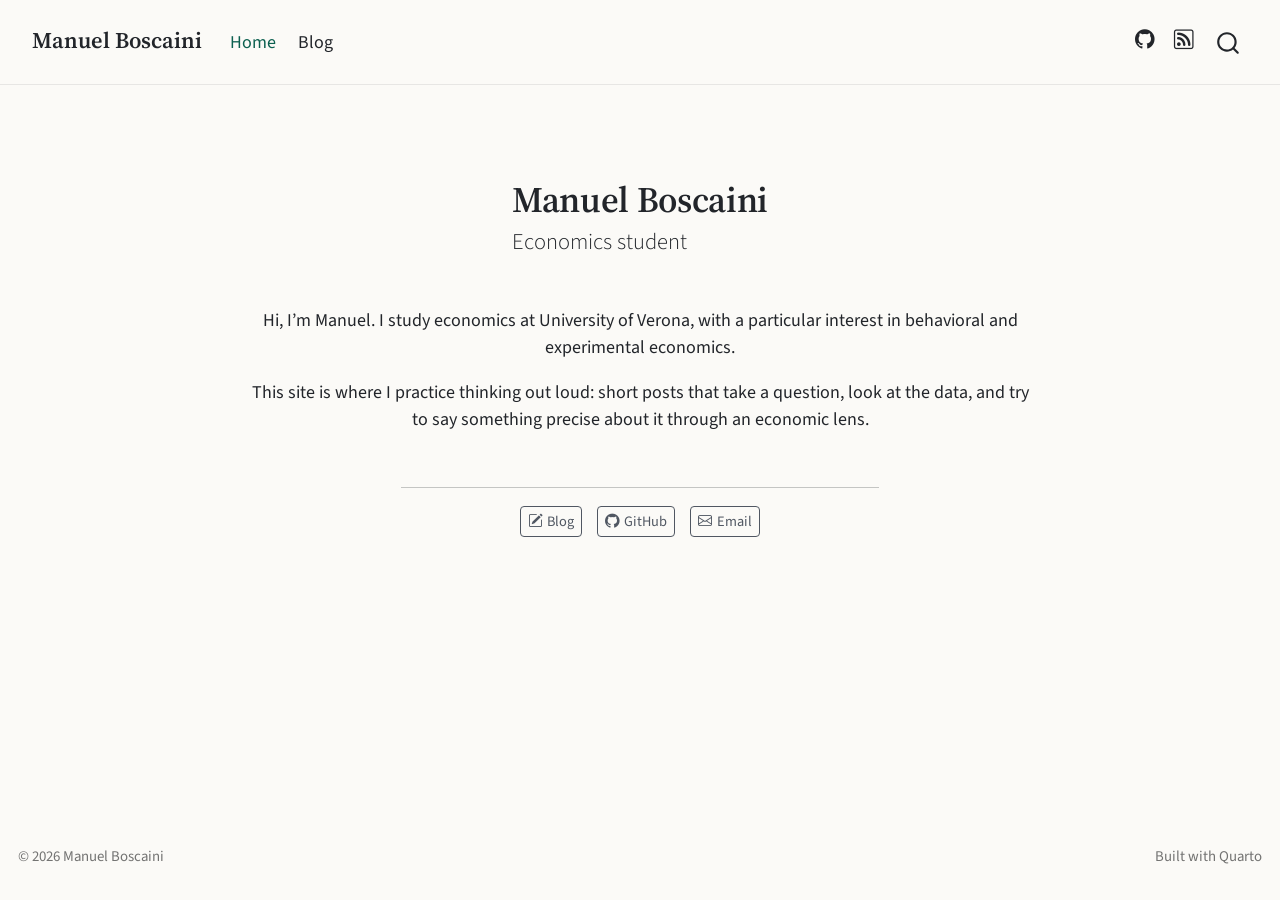
<file: index.html>
<!DOCTYPE html>
<html xmlns="http://www.w3.org/1999/xhtml" lang="en" xml:lang="en"><head>

<meta charset="utf-8">
<meta name="generator" content="quarto-1.10.19">

<meta name="viewport" content="width=device-width, initial-scale=1.0, user-scalable=yes">


<title>Manuel Boscaini</title>
<style>
/* Default styles provided by pandoc.
** See https://pandoc.org/MANUAL.html#variables-for-html for config info.
*/
span.smallcaps{font-variant: small-caps;}
div.columns{display: flex; gap: 1.5em;}
div.column{flex: auto;}
@media screen {
div.columns{gap: min(4vw, 1.5em);}
div.column{overflow-x: auto;}
}
div.hanging-indent{margin-left: 1.5em; text-indent: -1.5em;}
ul.task-list{list-style: none;}
ul.task-list li input[type="checkbox"] {
  width: 0.8em;
  margin: 0 0.8em 0.2em -1em; /* quarto-specific, see https://github.com/quarto-dev/quarto-cli/issues/4556 */ 
  vertical-align: middle;
}
</style>


<script src="site_libs/quarto-nav/quarto-nav.js"></script>
<script src="site_libs/quarto-nav/headroom.min.js"></script>
<script src="site_libs/clipboard/clipboard.min.js"></script>
<script src="site_libs/quarto-search/autocomplete.umd.js"></script>
<script src="site_libs/quarto-search/fuse.min.js"></script>
<script src="site_libs/quarto-search/quarto-search.js"></script>
<meta name="quarto:offset" content="./">
<script src="site_libs/quarto-html/quarto.js" type="module"></script>
<script src="site_libs/quarto-html/tabsets/tabsets.js" type="module"></script>
<script src="site_libs/quarto-html/popper.min.js"></script>
<script src="site_libs/quarto-html/tippy.umd.min.js"></script>
<link href="site_libs/quarto-html/tippy.css" rel="stylesheet">
<link href="site_libs/quarto-html/quarto-syntax-highlighting-bf27225e3a48a9273f3daa8f8e829971.css" rel="stylesheet" id="quarto-text-highlighting-styles">
<script src="site_libs/bootstrap/bootstrap.min.js"></script>
<link href="site_libs/bootstrap/bootstrap-icons.css" rel="stylesheet">
<link href="site_libs/bootstrap/bootstrap-cd6f0a469853a5acc274544da3fb5ddc.min.css" rel="stylesheet" append-hash="true" id="quarto-bootstrap" data-mode="light">
<script id="quarto-search-options" type="application/json">{
  "location": "navbar",
  "copy-button": false,
  "collapse-after": 3,
  "panel-placement": "end",
  "type": "overlay",
  "limit": 50,
  "keyboard-shortcut": [
    "f",
    "/",
    "s"
  ],
  "show-item-context": false,
  "language": {
    "search-no-results-text": "No results",
    "search-matching-documents-text": "matching documents",
    "search-copy-link-title": "Copy link to search",
    "search-hide-matches-text": "Hide additional matches",
    "search-more-match-text": "more match in this document",
    "search-more-matches-text": "more matches in this document",
    "search-clear-button-title": "Clear",
    "search-text-placeholder": "",
    "search-detached-cancel-button-title": "Cancel",
    "search-submit-button-title": "Submit",
    "search-label": "Search"
  }
}</script>
<style>html{ scroll-behavior: smooth; }</style>


</head>

<body class="nav-fixed fullcontent quarto-light">

<div id="quarto-search-results"></div>
  <header id="quarto-header" class="headroom fixed-top">
    <nav class="navbar navbar-expand-lg " data-bs-theme="dark">
      <div class="navbar-container container-fluid">
      <div class="navbar-brand-container mx-auto">
    <a class="navbar-brand" href="./index.html">
    <span class="navbar-title">Manuel Boscaini</span>
    </a>
  </div>
            <div id="quarto-search" class="" title="Search"></div>
          <button class="navbar-toggler" type="button" data-bs-toggle="collapse" data-bs-target="#navbarCollapse" aria-controls="navbarCollapse" role="menu" aria-expanded="false" aria-label="Toggle navigation" onclick="if (window.quartoToggleHeadroom) { window.quartoToggleHeadroom(); }">
  <span class="navbar-toggler-icon"></span>
</button>
          <div class="collapse navbar-collapse" id="navbarCollapse">
            <ul class="navbar-nav navbar-nav-scroll me-auto">
  <li class="nav-item">
    <a class="nav-link active" href="./index.html" aria-current="page"> 
<span class="menu-text">Home</span></a>
  </li>  
  <li class="nav-item">
    <a class="nav-link" href="./blog.html"> 
<span class="menu-text">Blog</span></a>
  </li>  
</ul>
            <ul class="navbar-nav navbar-nav-scroll ms-auto">
  <li class="nav-item compact">
    <a class="nav-link" href="https://github.com/TUONOME"> <i class="bi bi-github" role="img" aria-label="GitHub">
</i> 
<span class="menu-text"></span></a>
  </li>  
  <li class="nav-item compact">
    <a class="nav-link" href="./blog.xml"> <i class="bi bi-rss" role="img" aria-label="RSS feed">
</i> 
<span class="menu-text"></span></a>
  </li>  
</ul>
          </div> <!-- /navcollapse -->
            <div class="quarto-navbar-tools">
</div>
      </div> <!-- /container-fluid -->
    </nav>
</header>
<!-- content -->
<div id="quarto-content" class="quarto-container page-columns page-rows-contents page-layout-article page-navbar">
<!-- sidebar -->
<!-- margin-sidebar -->
    
<!-- main -->
<div class="quarto-about-jolla">
 <header id="title-block-header" class="quarto-title-block default">
<div class="quarto-title">
<h1 class="title">Manuel Boscaini</h1>
<p class="subtitle lead">Economics student</p>
</div>
<div class="quarto-title-meta">
  </div>
</header><main class="content" id="quarto-document-content">
<p>Hi, I’m Manuel. I study economics at University of Verona, with a particular interest in behavioral and experimental economics.</p>
<p>This site is where I practice thinking out loud: short posts that take a question, look at the data, and try to say something precise about it through an economic lens.</p>


</main> 
  <hr class="about-sep">
   <div class="about-links">
  <a href="/blog.html" class="about-link" rel="" target="">
    <i class="bi bi-pencil-square"></i>
     <span class="about-link-text">Blog</span>
  </a>
  <a href="https://github.com/TUONOME" class="about-link" rel="" target="">
    <i class="bi bi-github"></i>
     <span class="about-link-text">GitHub</span>
  </a>
  <a href="mailto:tua.email@esempio.com" class="about-link" rel="" target="">
    <i class="bi bi-envelope"></i>
     <span class="about-link-text">Email</span>
  </a>
</div>
</div>
 <!-- /main -->
<script id="quarto-html-after-body" type="application/javascript">
  window.document.addEventListener("DOMContentLoaded", function (event) {
    const isCodeAnnotation = (el) => {
      for (const clz of el.classList) {
        if (clz.startsWith('code-annotation-')) {                     
          return true;
        }
      }
      return false;
    }
    const onCopySuccess = function(e) {
      // button target
      const button = e.trigger;
      // don't keep focus
      button.blur();
      // flash "checked"
      button.classList.add('code-copy-button-checked');
      var currentTitle = button.getAttribute("title");
      button.setAttribute("title", "Copied!");
      let tooltip;
      if (window.bootstrap) {
        button.setAttribute("data-bs-toggle", "tooltip");
        button.setAttribute("data-bs-placement", "left");
        button.setAttribute("data-bs-title", "Copied!");
        tooltip = new bootstrap.Tooltip(button, 
          { trigger: "manual", 
            customClass: "code-copy-button-tooltip",
            offset: [0, -8]});
        tooltip.show();    
      }
      setTimeout(function() {
        if (tooltip) {
          tooltip.hide();
          button.removeAttribute("data-bs-title");
          button.removeAttribute("data-bs-toggle");
          button.removeAttribute("data-bs-placement");
        }
        button.setAttribute("title", currentTitle);
        button.classList.remove('code-copy-button-checked');
      }, 1000);
      // clear code selection
      e.clearSelection();
    }
    const getTextToCopy = function(trigger) {
      const outerScaffold = trigger.parentElement.cloneNode(true);
      const codeEl = outerScaffold.querySelector('code');
      for (const childEl of codeEl.children) {
        if (isCodeAnnotation(childEl)) {
          childEl.remove();
        }
      }
      return codeEl.innerText;
    }
    const clipboard = new window.ClipboardJS('.code-copy-button:not([data-in-quarto-modal])', {
      text: getTextToCopy
    });
    clipboard.on('success', onCopySuccess);
    if (window.document.getElementById('quarto-embedded-source-code-modal')) {
      const clipboardModal = new window.ClipboardJS('.code-copy-button[data-in-quarto-modal]', {
        text: getTextToCopy,
        container: window.document.getElementById('quarto-embedded-source-code-modal')
      });
      clipboardModal.on('success', onCopySuccess);
    }
      var localhostRegex = new RegExp(/^(?:http|https):\/\/localhost\:?[0-9]*\//);
      var mailtoRegex = new RegExp(/^mailto:/);
        var filterRegex = new RegExp("https:\/\/TUONOME\.github\.io");
      var isInternal = (href) => {
          return filterRegex.test(href) || localhostRegex.test(href) || mailtoRegex.test(href);
      }
      // Inspect non-navigation links and adorn them if external
     var links = window.document.querySelectorAll('a[href]:not(.nav-link):not(.navbar-brand):not(.toc-action):not(.sidebar-link):not(.sidebar-item-toggle):not(.pagination-link):not(.no-external):not([aria-hidden]):not(.dropdown-item):not(.quarto-navigation-tool):not(.about-link)');
      for (var i=0; i<links.length; i++) {
        const link = links[i];
        if (!isInternal(link.href)) {
          // undo the damage that might have been done by quarto-nav.js in the case of
          // links that we want to consider external
          if (link.dataset.originalHref !== undefined) {
            link.href = link.dataset.originalHref;
          }
            // target, if specified
            link.setAttribute("target", "_blank");
            if (link.getAttribute("rel") === null) {
              link.setAttribute("rel", "noopener");
            }
        }
      }
    function tippyHover(el, contentFn, onTriggerFn, onUntriggerFn) {
      const config = {
        allowHTML: true,
        maxWidth: 500,
        delay: 100,
        arrow: false,
        appendTo: function(el) {
            return el.parentElement;
        },
        interactive: true,
        interactiveBorder: 10,
        theme: 'quarto',
        placement: 'bottom-start',
      };
      if (contentFn) {
        config.content = contentFn;
      }
      if (onTriggerFn) {
        config.onTrigger = onTriggerFn;
      }
      if (onUntriggerFn) {
        config.onUntrigger = onUntriggerFn;
      }
      window.tippy(el, config); 
    }
    const noterefs = window.document.querySelectorAll('a[role="doc-noteref"]');
    for (var i=0; i<noterefs.length; i++) {
      const ref = noterefs[i];
      tippyHover(ref, function() {
        // use id or data attribute instead here
        let href = ref.getAttribute('data-footnote-href') || ref.getAttribute('href');
        try { href = new URL(href).hash; } catch {}
        const id = href.replace(/^#\/?/, "");
        const note = window.document.getElementById(id);
        if (note) {
          return note.innerHTML;
        } else {
          return "";
        }
      });
    }
    const xrefs = window.document.querySelectorAll('a.quarto-xref');
    const processXRef = (id, note) => {
      // Strip column container classes
      const stripColumnClz = (el) => {
        el.classList.remove("page-full", "page-columns");
        if (el.children) {
          for (const child of el.children) {
            stripColumnClz(child);
          }
        }
      }
      stripColumnClz(note)
      if (id === null || id.startsWith('sec-')) {
        // Special case sections, only their first couple elements
        const container = document.createElement("div");
        if (note.children && note.children.length > 2) {
          container.appendChild(note.children[0].cloneNode(true));
          for (let i = 1; i < note.children.length; i++) {
            const child = note.children[i];
            if (child.tagName === "P" && child.innerText === "") {
              continue;
            } else {
              container.appendChild(child.cloneNode(true));
              break;
            }
          }
          if (window.Quarto?.typesetMath) {
            window.Quarto.typesetMath(container);
          }
          return container.innerHTML
        } else {
          if (window.Quarto?.typesetMath) {
            window.Quarto.typesetMath(note);
          }
          return note.innerHTML;
        }
      } else {
        // Remove any anchor links if they are present
        const anchorLink = note.querySelector('a.anchorjs-link');
        if (anchorLink) {
          anchorLink.remove();
        }
        if (window.Quarto?.typesetMath) {
          window.Quarto.typesetMath(note);
        }
        if (note.classList.contains("callout")) {
          return note.outerHTML;
        } else {
          return note.innerHTML;
        }
      }
    }
    for (var i=0; i<xrefs.length; i++) {
      const xref = xrefs[i];
      tippyHover(xref, undefined, function(instance) {
        instance.disable();
        let url = xref.getAttribute('href');
        let hash = undefined; 
        if (url.startsWith('#')) {
          hash = url;
        } else {
          try { hash = new URL(url).hash; } catch {}
        }
        if (hash) {
          const id = hash.replace(/^#\/?/, "");
          const note = window.document.getElementById(id);
          if (note !== null) {
            try {
              const html = processXRef(id, note.cloneNode(true));
              instance.setContent(html);
            } finally {
              instance.enable();
              instance.show();
            }
          } else {
            // See if we can fetch this
            fetch(url.split('#')[0])
            .then(res => res.text())
            .then(html => {
              const parser = new DOMParser();
              const htmlDoc = parser.parseFromString(html, "text/html");
              const note = htmlDoc.getElementById(id);
              if (note !== null) {
                const html = processXRef(id, note);
                instance.setContent(html);
              } 
            }).finally(() => {
              instance.enable();
              instance.show();
            });
          }
        } else {
          // See if we can fetch a full url (with no hash to target)
          // This is a special case and we should probably do some content thinning / targeting
          fetch(url)
          .then(res => res.text())
          .then(html => {
            const parser = new DOMParser();
            const htmlDoc = parser.parseFromString(html, "text/html");
            const note = htmlDoc.querySelector('main.content');
            if (note !== null) {
              // This should only happen for chapter cross references
              // (since there is no id in the URL)
              // remove the first header
              if (note.children.length > 0 && note.children[0].tagName === "HEADER") {
                note.children[0].remove();
              }
              const html = processXRef(null, note);
              instance.setContent(html);
            } 
          }).finally(() => {
            instance.enable();
            instance.show();
          });
        }
      }, function(instance) {
      });
    }
        let selectedAnnoteEl;
        const selectorForAnnotation = ( cell, annotation) => {
          let cellAttr = 'data-code-cell="' + cell + '"';
          let lineAttr = 'data-code-annotation="' +  annotation + '"';
          const selector = 'span[' + cellAttr + '][' + lineAttr + ']';
          return selector;
        }
        const selectCodeLines = (annoteEl) => {
          const doc = window.document;
          const targetCell = annoteEl.getAttribute("data-target-cell");
          const targetAnnotation = annoteEl.getAttribute("data-target-annotation");
          const annoteSpan = window.document.querySelector(selectorForAnnotation(targetCell, targetAnnotation));
          const lines = annoteSpan.getAttribute("data-code-lines").split(",");
          const lineIds = lines.map((line) => {
            return targetCell + "-" + line;
          })
          let top = null;
          let height = null;
          let parent = null;
          if (lineIds.length > 0) {
              //compute the position of the single el (top and bottom and make a div)
              const el = window.document.getElementById(lineIds[0]);
              top = el.offsetTop;
              height = el.offsetHeight;
              parent = el.parentElement.parentElement;
            if (lineIds.length > 1) {
              const lastEl = window.document.getElementById(lineIds[lineIds.length - 1]);
              const bottom = lastEl.offsetTop + lastEl.offsetHeight;
              height = bottom - top;
            }
            if (top !== null && height !== null && parent !== null) {
              // cook up a div (if necessary) and position it 
              let div = window.document.getElementById("code-annotation-line-highlight");
              if (div === null) {
                div = window.document.createElement("div");
                div.setAttribute("id", "code-annotation-line-highlight");
                div.style.position = 'absolute';
                parent.appendChild(div);
              }
              div.style.top = top - 2 + "px";
              div.style.height = height + 4 + "px";
              div.style.left = 0;
              let gutterDiv = window.document.getElementById("code-annotation-line-highlight-gutter");
              if (gutterDiv === null) {
                gutterDiv = window.document.createElement("div");
                gutterDiv.setAttribute("id", "code-annotation-line-highlight-gutter");
                gutterDiv.style.position = 'absolute';
                const codeCell = window.document.getElementById(targetCell);
                const gutter = codeCell.querySelector('.code-annotation-gutter');
                gutter.appendChild(gutterDiv);
              }
              gutterDiv.style.top = top - 2 + "px";
              gutterDiv.style.height = height + 4 + "px";
            }
            selectedAnnoteEl = annoteEl;
          }
        };
        const unselectCodeLines = () => {
          const elementsIds = ["code-annotation-line-highlight", "code-annotation-line-highlight-gutter"];
          elementsIds.forEach((elId) => {
            const div = window.document.getElementById(elId);
            if (div) {
              div.remove();
            }
          });
          selectedAnnoteEl = undefined;
        };
          // Handle positioning of the toggle
      window.addEventListener(
        "resize",
        throttle(() => {
          elRect = undefined;
          if (selectedAnnoteEl) {
            selectCodeLines(selectedAnnoteEl);
          }
        }, 10)
      );
      function throttle(fn, ms) {
      let throttle = false;
      let timer;
        return (...args) => {
          if(!throttle) { // first call gets through
              fn.apply(this, args);
              throttle = true;
          } else { // all the others get throttled
              if(timer) clearTimeout(timer); // cancel #2
              timer = setTimeout(() => {
                fn.apply(this, args);
                timer = throttle = false;
              }, ms);
          }
        };
      }
        // Attach click handler to the DT
        const annoteDls = window.document.querySelectorAll('dt[data-target-cell]');
        for (const annoteDlNode of annoteDls) {
          annoteDlNode.addEventListener('click', (event) => {
            const clickedEl = event.target;
            if (clickedEl !== selectedAnnoteEl) {
              unselectCodeLines();
              const activeEl = window.document.querySelector('dt[data-target-cell].code-annotation-active');
              if (activeEl) {
                activeEl.classList.remove('code-annotation-active');
              }
              selectCodeLines(clickedEl);
              clickedEl.classList.add('code-annotation-active');
            } else {
              // Unselect the line
              unselectCodeLines();
              clickedEl.classList.remove('code-annotation-active');
            }
          });
        }
    const findCites = (el) => {
      const parentEl = el.parentElement;
      if (parentEl) {
        const cites = parentEl.dataset.cites;
        if (cites) {
          return {
            el,
            cites: cites.split(' ')
          };
        } else {
          return findCites(el.parentElement)
        }
      } else {
        return undefined;
      }
    };
    var bibliorefs = window.document.querySelectorAll('a[role="doc-biblioref"]');
    for (var i=0; i<bibliorefs.length; i++) {
      const ref = bibliorefs[i];
      const citeInfo = findCites(ref);
      if (citeInfo) {
        tippyHover(citeInfo.el, function() {
          var popup = window.document.createElement('div');
          citeInfo.cites.forEach(function(cite) {
            var citeDiv = window.document.createElement('div');
            citeDiv.classList.add('hanging-indent');
            citeDiv.classList.add('csl-entry');
            var biblioDiv = window.document.getElementById('ref-' + cite);
            if (biblioDiv) {
              citeDiv.innerHTML = biblioDiv.innerHTML;
            }
            popup.appendChild(citeDiv);
          });
          return popup.innerHTML;
        });
      }
    }
  });
  </script>
</div> <!-- /content -->
<footer class="footer">
  <div class="nav-footer">
    <div class="nav-footer-left">
<p>© 2026 Manuel Boscaini</p>
</div>   
    <div class="nav-footer-center">
      &nbsp;
    </div>
    <div class="nav-footer-right">
<p>Built with <a href="https://quarto.org">Quarto</a></p>
</div>
  </div>
</footer>




<script src="site_libs/quarto-html/zenscroll-min.js"></script>
</body></html>
</file>
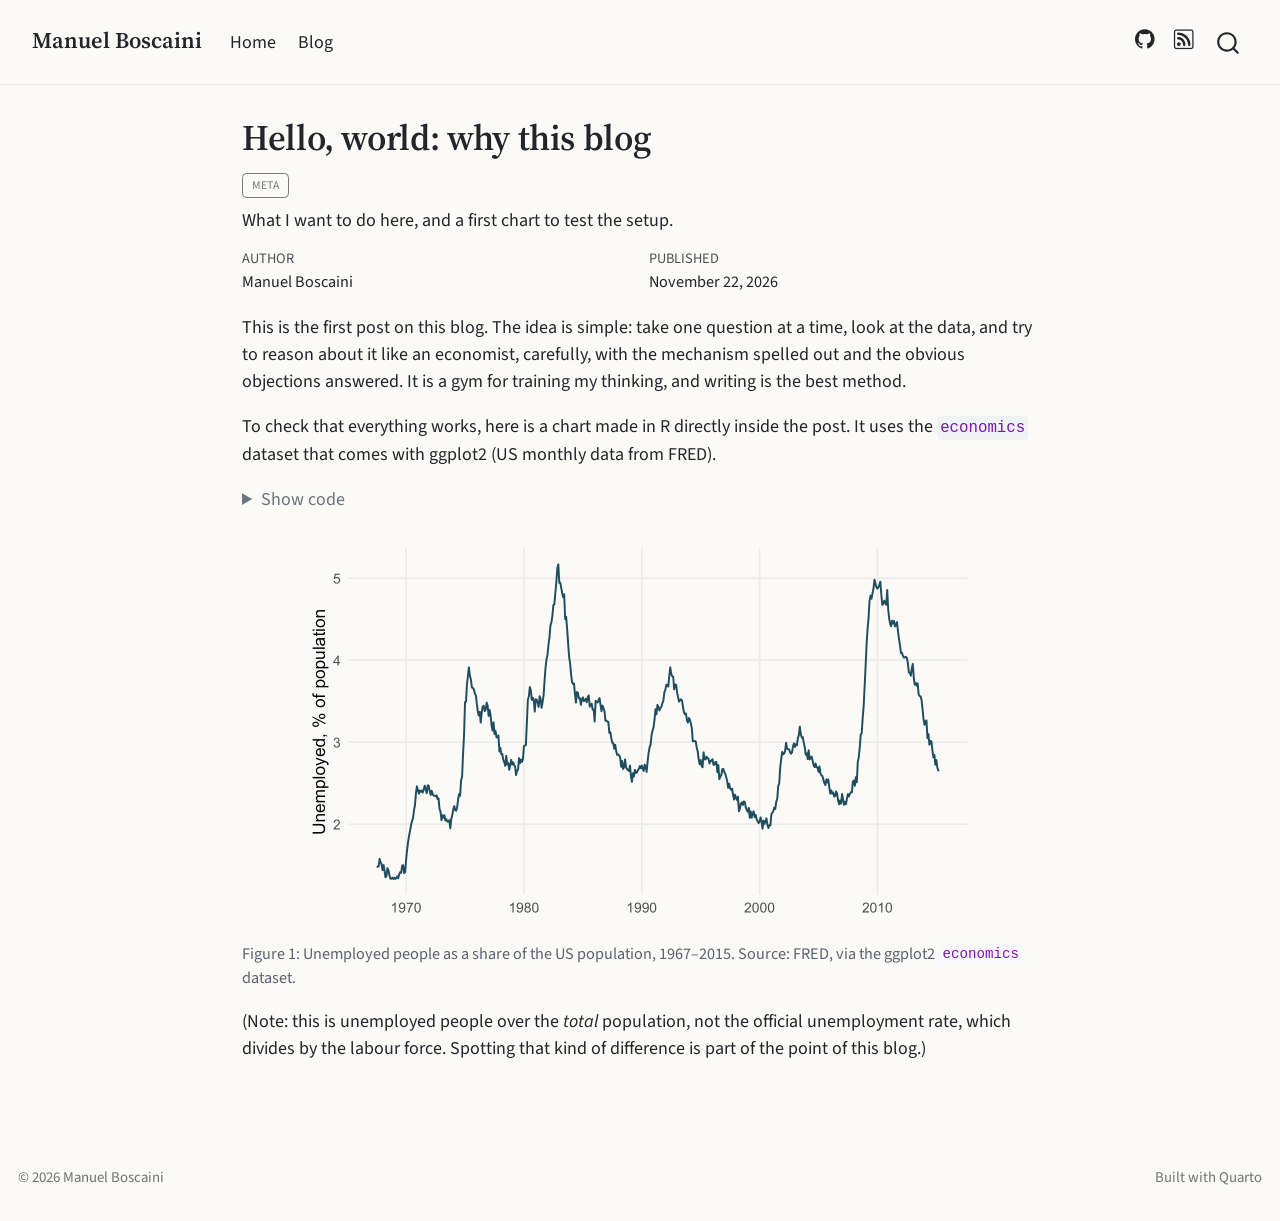
<file: posts/2026-11-22-hello-world/index.html>
<!DOCTYPE html>
<html xmlns="http://www.w3.org/1999/xhtml" lang="en" xml:lang="en"><head>

<meta charset="utf-8">
<meta name="generator" content="quarto-1.10.19">

<meta name="viewport" content="width=device-width, initial-scale=1.0, user-scalable=yes">

<meta name="author" content="Manuel Boscaini">
<meta name="dcterms.date" content="2026-11-22">
<meta name="description" content="What I want to do here, and a first chart to test the setup.">

<title>Hello, world: why this blog – Manuel Boscaini</title>
<style>
/* Default styles provided by pandoc.
** See https://pandoc.org/MANUAL.html#variables-for-html for config info.
*/
span.smallcaps{font-variant: small-caps;}
div.columns{display: flex; gap: 1.5em;}
div.column{flex: auto;}
@media screen {
div.columns{gap: min(4vw, 1.5em);}
div.column{overflow-x: auto;}
}
div.hanging-indent{margin-left: 1.5em; text-indent: -1.5em;}
ul.task-list{list-style: none;}
ul.task-list li input[type="checkbox"] {
  width: 0.8em;
  margin: 0 0.8em 0.2em -1em; /* quarto-specific, see https://github.com/quarto-dev/quarto-cli/issues/4556 */ 
  vertical-align: middle;
}
/* CSS for syntax highlighting */
html { -webkit-text-size-adjust: 100%; }
pre > code.sourceCode { white-space: pre; position: relative; }
pre > code.sourceCode > span { display: inline-block; line-height: 1.25; }
pre > code.sourceCode > span:empty { height: 1.2em; }
.sourceCode { overflow: visible; }
code.sourceCode > span { color: inherit; text-decoration: inherit; }
div.sourceCode { margin: 1em 0; }
pre.sourceCode { margin: 0; }
@media screen {
div.sourceCode { overflow: auto; }
}
@media print {
pre > code.sourceCode { white-space: pre-wrap; }
pre > code.sourceCode > span { text-indent: -5em; padding-left: 5em; }
}
pre.numberSource code
  { counter-reset: source-line 0; }
pre.numberSource code > span
  { position: relative; left: -4em; counter-increment: source-line; }
pre.numberSource code > span > a:first-child::before
  { content: counter(source-line);
    position: relative; left: -1em; text-align: right; vertical-align: baseline;
    border: none; display: inline-block;
    -webkit-touch-callout: none; -webkit-user-select: none;
    -khtml-user-select: none; -moz-user-select: none;
    -ms-user-select: none; user-select: none;
    padding: 0 4px; width: 4em;
  }
pre.numberSource { margin-left: 3em;  padding-left: 4px; }
div.sourceCode
  {   }
@media screen {
pre > code.sourceCode > span > a:first-child::before { text-decoration: underline; }
}
</style>


<script src="../../site_libs/quarto-nav/quarto-nav.js"></script>
<script src="../../site_libs/quarto-nav/headroom.min.js"></script>
<script src="../../site_libs/clipboard/clipboard.min.js"></script>
<script src="../../site_libs/quarto-search/autocomplete.umd.js"></script>
<script src="../../site_libs/quarto-search/fuse.min.js"></script>
<script src="../../site_libs/quarto-search/quarto-search.js"></script>
<meta name="quarto:offset" content="../../">
<script src="../../site_libs/quarto-html/quarto.js" type="module"></script>
<script src="../../site_libs/quarto-html/tabsets/tabsets.js" type="module"></script>
<script src="../../site_libs/quarto-html/popper.min.js"></script>
<script src="../../site_libs/quarto-html/tippy.umd.min.js"></script>
<script src="../../site_libs/quarto-html/anchor.min.js"></script>
<link href="../../site_libs/quarto-html/tippy.css" rel="stylesheet">
<link href="../../site_libs/quarto-html/quarto-syntax-highlighting-bf27225e3a48a9273f3daa8f8e829971.css" rel="stylesheet" id="quarto-text-highlighting-styles">
<script src="../../site_libs/bootstrap/bootstrap.min.js"></script>
<link href="../../site_libs/bootstrap/bootstrap-icons.css" rel="stylesheet">
<link href="../../site_libs/bootstrap/bootstrap-cd6f0a469853a5acc274544da3fb5ddc.min.css" rel="stylesheet" append-hash="true" id="quarto-bootstrap" data-mode="light">
<script id="quarto-search-options" type="application/json">{
  "location": "navbar",
  "copy-button": false,
  "collapse-after": 3,
  "panel-placement": "end",
  "type": "overlay",
  "limit": 50,
  "keyboard-shortcut": [
    "f",
    "/",
    "s"
  ],
  "show-item-context": false,
  "language": {
    "search-no-results-text": "No results",
    "search-matching-documents-text": "matching documents",
    "search-copy-link-title": "Copy link to search",
    "search-hide-matches-text": "Hide additional matches",
    "search-more-match-text": "more match in this document",
    "search-more-matches-text": "more matches in this document",
    "search-clear-button-title": "Clear",
    "search-text-placeholder": "",
    "search-detached-cancel-button-title": "Cancel",
    "search-submit-button-title": "Submit",
    "search-label": "Search"
  }
}</script>
<style>html{ scroll-behavior: smooth; }</style>


</head>

<body class="nav-fixed fullcontent quarto-light">

<div id="quarto-search-results"></div>
  <header id="quarto-header" class="headroom fixed-top">
    <nav class="navbar navbar-expand-lg " data-bs-theme="dark">
      <div class="navbar-container container-fluid">
      <div class="navbar-brand-container mx-auto">
    <a class="navbar-brand" href="../../index.html">
    <span class="navbar-title">Manuel Boscaini</span>
    </a>
  </div>
            <div id="quarto-search" class="" title="Search"></div>
          <button class="navbar-toggler" type="button" data-bs-toggle="collapse" data-bs-target="#navbarCollapse" aria-controls="navbarCollapse" role="menu" aria-expanded="false" aria-label="Toggle navigation" onclick="if (window.quartoToggleHeadroom) { window.quartoToggleHeadroom(); }">
  <span class="navbar-toggler-icon"></span>
</button>
          <div class="collapse navbar-collapse" id="navbarCollapse">
            <ul class="navbar-nav navbar-nav-scroll me-auto">
  <li class="nav-item">
    <a class="nav-link" href="../../index.html"> 
<span class="menu-text">Home</span></a>
  </li>  
  <li class="nav-item">
    <a class="nav-link" href="../../blog.html"> 
<span class="menu-text">Blog</span></a>
  </li>  
</ul>
            <ul class="navbar-nav navbar-nav-scroll ms-auto">
  <li class="nav-item compact">
    <a class="nav-link" href="https://github.com/TUONOME"> <i class="bi bi-github" role="img" aria-label="GitHub">
</i> 
<span class="menu-text"></span></a>
  </li>  
  <li class="nav-item compact">
    <a class="nav-link" href="../../blog.xml"> <i class="bi bi-rss" role="img" aria-label="RSS feed">
</i> 
<span class="menu-text"></span></a>
  </li>  
</ul>
          </div> <!-- /navcollapse -->
            <div class="quarto-navbar-tools">
</div>
      </div> <!-- /container-fluid -->
    </nav>
</header>
<!-- content -->
<div id="quarto-content" class="quarto-container page-columns page-rows-contents page-layout-article page-navbar">
<!-- sidebar -->
<!-- margin-sidebar -->
    
<!-- main -->
<main class="content" id="quarto-document-content">

<header id="title-block-header" class="quarto-title-block default">
<div class="quarto-title">
<h1 class="title">Hello, world: why this blog</h1>
  <div class="quarto-categories">
    <div class="quarto-category">meta</div>
  </div>
  </div>

<div>
  <div class="description">
    What I want to do here, and a first chart to test the setup.
  </div>
</div>


<div class="quarto-title-meta">

    <div>
    <div class="quarto-title-meta-heading">Author</div>
    <div class="quarto-title-meta-contents">
             <p>Manuel Boscaini </p>
          </div>
  </div>
    
    <div>
    <div class="quarto-title-meta-heading">Published</div>
    <div class="quarto-title-meta-contents">
      <p class="date">November 22, 2026</p>
    </div>
  </div>
  
    
  </div>
  


</header>


<!--
Questo è il tuo primo post di prova: riscrivilo come vuoi, oppure cancellalo
quando pubblichi il primo post vero. Ogni post è una cartella dentro posts/
con un file index.qmd: copia questa cartella, cambia nome e data, e scrivi.
-->
<p>This is the first post on this blog. The idea is simple: take one question at a time, look at the data, and try to reason about it like an economist, carefully, with the mechanism spelled out and the obvious objections answered. It is a gym for training my thinking, and writing is the best method.</p>
<p>To check that everything works, here is a chart made in R directly inside the post. It uses the <code>economics</code> dataset that comes with ggplot2 (US monthly data from FRED).</p>
<div class="cell">
<details class="code-fold">
<summary>Show code</summary>
<div class="code-copy-outer-scaffold"><div class="sourceCode cell-code" id="cb1"><pre class="sourceCode r code-with-copy"><code class="sourceCode r"><span id="cb1-1"><a href="#cb1-1" aria-hidden="true" tabindex="-1"></a><span class="fu">library</span>(ggplot2)</span>
<span id="cb1-2"><a href="#cb1-2" aria-hidden="true" tabindex="-1"></a></span>
<span id="cb1-3"><a href="#cb1-3" aria-hidden="true" tabindex="-1"></a>economics<span class="sc">$</span>unemp_rate <span class="ot">&lt;-</span> economics<span class="sc">$</span>unemploy <span class="sc">/</span> economics<span class="sc">$</span>pop <span class="sc">*</span> <span class="dv">100</span></span>
<span id="cb1-4"><a href="#cb1-4" aria-hidden="true" tabindex="-1"></a></span>
<span id="cb1-5"><a href="#cb1-5" aria-hidden="true" tabindex="-1"></a><span class="fu">ggplot</span>(economics, <span class="fu">aes</span>(<span class="at">x =</span> date, <span class="at">y =</span> unemp_rate)) <span class="sc">+</span></span>
<span id="cb1-6"><a href="#cb1-6" aria-hidden="true" tabindex="-1"></a>  <span class="fu">geom_line</span>(<span class="at">colour =</span> <span class="st">"#1f4e5f"</span>, <span class="at">linewidth =</span> <span class="fl">0.7</span>) <span class="sc">+</span></span>
<span id="cb1-7"><a href="#cb1-7" aria-hidden="true" tabindex="-1"></a>  <span class="fu">labs</span>(<span class="at">x =</span> <span class="cn">NULL</span>, <span class="at">y =</span> <span class="st">"Unemployed, % of population"</span>) <span class="sc">+</span></span>
<span id="cb1-8"><a href="#cb1-8" aria-hidden="true" tabindex="-1"></a>  <span class="fu">theme_minimal</span>(<span class="at">base_size =</span> <span class="dv">13</span>) <span class="sc">+</span></span>
<span id="cb1-9"><a href="#cb1-9" aria-hidden="true" tabindex="-1"></a>  <span class="fu">theme</span>(<span class="at">panel.grid.minor =</span> <span class="fu">element_blank</span>(),</span>
<span id="cb1-10"><a href="#cb1-10" aria-hidden="true" tabindex="-1"></a>        <span class="at">plot.background =</span> <span class="fu">element_rect</span>(<span class="at">fill =</span> <span class="st">"#fbfaf7"</span>, <span class="at">colour =</span> <span class="cn">NA</span>))</span></code></pre></div><button title="Copy to Clipboard" class="code-copy-button"><i class="bi"></i></button></div>
</details>
<div class="cell-output-display">
<div id="fig-unemployment" class="quarto-float quarto-figure quarto-figure-center anchored">
<figure class="quarto-float quarto-float-fig figure">
<div aria-describedby="fig-unemployment-caption-0ceaefa1-69ba-4598-a22c-09a6ac19f8ca">
<img src="index_files/figure-html/fig-unemployment-1.png" class="img-fluid figure-img" width="672">
</div>
<figcaption class="quarto-float-caption-bottom quarto-float-caption quarto-float-fig" id="fig-unemployment-caption-0ceaefa1-69ba-4598-a22c-09a6ac19f8ca">
Figure&nbsp;1: Unemployed people as a share of the US population, 1967–2015. Source: FRED, via the ggplot2 <code>economics</code> dataset.
</figcaption>
</figure>
</div>
</div>
</div>
<p>(Note: this is unemployed people over the <em>total</em> population, not the official unemployment rate, which divides by the labour force. Spotting that kind of difference is part of the point of this blog.)</p>



</main> <!-- /main -->
<script id="quarto-html-after-body" type="application/javascript">
  window.document.addEventListener("DOMContentLoaded", function (event) {
    const icon = "";
    const anchorJS = new window.AnchorJS();
    anchorJS.options = {
      placement: 'right',
      icon: icon
    };
    anchorJS.add('.anchored');
    const isCodeAnnotation = (el) => {
      for (const clz of el.classList) {
        if (clz.startsWith('code-annotation-')) {                     
          return true;
        }
      }
      return false;
    }
    const onCopySuccess = function(e) {
      // button target
      const button = e.trigger;
      // don't keep focus
      button.blur();
      // flash "checked"
      button.classList.add('code-copy-button-checked');
      var currentTitle = button.getAttribute("title");
      button.setAttribute("title", "Copied!");
      let tooltip;
      if (window.bootstrap) {
        button.setAttribute("data-bs-toggle", "tooltip");
        button.setAttribute("data-bs-placement", "left");
        button.setAttribute("data-bs-title", "Copied!");
        tooltip = new bootstrap.Tooltip(button, 
          { trigger: "manual", 
            customClass: "code-copy-button-tooltip",
            offset: [0, -8]});
        tooltip.show();    
      }
      setTimeout(function() {
        if (tooltip) {
          tooltip.hide();
          button.removeAttribute("data-bs-title");
          button.removeAttribute("data-bs-toggle");
          button.removeAttribute("data-bs-placement");
        }
        button.setAttribute("title", currentTitle);
        button.classList.remove('code-copy-button-checked');
      }, 1000);
      // clear code selection
      e.clearSelection();
    }
    const getTextToCopy = function(trigger) {
      const outerScaffold = trigger.parentElement.cloneNode(true);
      const codeEl = outerScaffold.querySelector('code');
      for (const childEl of codeEl.children) {
        if (isCodeAnnotation(childEl)) {
          childEl.remove();
        }
      }
      return codeEl.innerText;
    }
    const clipboard = new window.ClipboardJS('.code-copy-button:not([data-in-quarto-modal])', {
      text: getTextToCopy
    });
    clipboard.on('success', onCopySuccess);
    if (window.document.getElementById('quarto-embedded-source-code-modal')) {
      const clipboardModal = new window.ClipboardJS('.code-copy-button[data-in-quarto-modal]', {
        text: getTextToCopy,
        container: window.document.getElementById('quarto-embedded-source-code-modal')
      });
      clipboardModal.on('success', onCopySuccess);
    }
      var localhostRegex = new RegExp(/^(?:http|https):\/\/localhost\:?[0-9]*\//);
      var mailtoRegex = new RegExp(/^mailto:/);
        var filterRegex = new RegExp("https:\/\/TUONOME\.github\.io");
      var isInternal = (href) => {
          return filterRegex.test(href) || localhostRegex.test(href) || mailtoRegex.test(href);
      }
      // Inspect non-navigation links and adorn them if external
     var links = window.document.querySelectorAll('a[href]:not(.nav-link):not(.navbar-brand):not(.toc-action):not(.sidebar-link):not(.sidebar-item-toggle):not(.pagination-link):not(.no-external):not([aria-hidden]):not(.dropdown-item):not(.quarto-navigation-tool):not(.about-link)');
      for (var i=0; i<links.length; i++) {
        const link = links[i];
        if (!isInternal(link.href)) {
          // undo the damage that might have been done by quarto-nav.js in the case of
          // links that we want to consider external
          if (link.dataset.originalHref !== undefined) {
            link.href = link.dataset.originalHref;
          }
            // target, if specified
            link.setAttribute("target", "_blank");
            if (link.getAttribute("rel") === null) {
              link.setAttribute("rel", "noopener");
            }
        }
      }
    function tippyHover(el, contentFn, onTriggerFn, onUntriggerFn) {
      const config = {
        allowHTML: true,
        maxWidth: 500,
        delay: 100,
        arrow: false,
        appendTo: function(el) {
            return el.parentElement;
        },
        interactive: true,
        interactiveBorder: 10,
        theme: 'quarto',
        placement: 'bottom-start',
      };
      if (contentFn) {
        config.content = contentFn;
      }
      if (onTriggerFn) {
        config.onTrigger = onTriggerFn;
      }
      if (onUntriggerFn) {
        config.onUntrigger = onUntriggerFn;
      }
      window.tippy(el, config); 
    }
    const noterefs = window.document.querySelectorAll('a[role="doc-noteref"]');
    for (var i=0; i<noterefs.length; i++) {
      const ref = noterefs[i];
      tippyHover(ref, function() {
        // use id or data attribute instead here
        let href = ref.getAttribute('data-footnote-href') || ref.getAttribute('href');
        try { href = new URL(href).hash; } catch {}
        const id = href.replace(/^#\/?/, "");
        const note = window.document.getElementById(id);
        if (note) {
          return note.innerHTML;
        } else {
          return "";
        }
      });
    }
    const xrefs = window.document.querySelectorAll('a.quarto-xref');
    const processXRef = (id, note) => {
      // Strip column container classes
      const stripColumnClz = (el) => {
        el.classList.remove("page-full", "page-columns");
        if (el.children) {
          for (const child of el.children) {
            stripColumnClz(child);
          }
        }
      }
      stripColumnClz(note)
      if (id === null || id.startsWith('sec-')) {
        // Special case sections, only their first couple elements
        const container = document.createElement("div");
        if (note.children && note.children.length > 2) {
          container.appendChild(note.children[0].cloneNode(true));
          for (let i = 1; i < note.children.length; i++) {
            const child = note.children[i];
            if (child.tagName === "P" && child.innerText === "") {
              continue;
            } else {
              container.appendChild(child.cloneNode(true));
              break;
            }
          }
          if (window.Quarto?.typesetMath) {
            window.Quarto.typesetMath(container);
          }
          return container.innerHTML
        } else {
          if (window.Quarto?.typesetMath) {
            window.Quarto.typesetMath(note);
          }
          return note.innerHTML;
        }
      } else {
        // Remove any anchor links if they are present
        const anchorLink = note.querySelector('a.anchorjs-link');
        if (anchorLink) {
          anchorLink.remove();
        }
        if (window.Quarto?.typesetMath) {
          window.Quarto.typesetMath(note);
        }
        if (note.classList.contains("callout")) {
          return note.outerHTML;
        } else {
          return note.innerHTML;
        }
      }
    }
    for (var i=0; i<xrefs.length; i++) {
      const xref = xrefs[i];
      tippyHover(xref, undefined, function(instance) {
        instance.disable();
        let url = xref.getAttribute('href');
        let hash = undefined; 
        if (url.startsWith('#')) {
          hash = url;
        } else {
          try { hash = new URL(url).hash; } catch {}
        }
        if (hash) {
          const id = hash.replace(/^#\/?/, "");
          const note = window.document.getElementById(id);
          if (note !== null) {
            try {
              const html = processXRef(id, note.cloneNode(true));
              instance.setContent(html);
            } finally {
              instance.enable();
              instance.show();
            }
          } else {
            // See if we can fetch this
            fetch(url.split('#')[0])
            .then(res => res.text())
            .then(html => {
              const parser = new DOMParser();
              const htmlDoc = parser.parseFromString(html, "text/html");
              const note = htmlDoc.getElementById(id);
              if (note !== null) {
                const html = processXRef(id, note);
                instance.setContent(html);
              } 
            }).finally(() => {
              instance.enable();
              instance.show();
            });
          }
        } else {
          // See if we can fetch a full url (with no hash to target)
          // This is a special case and we should probably do some content thinning / targeting
          fetch(url)
          .then(res => res.text())
          .then(html => {
            const parser = new DOMParser();
            const htmlDoc = parser.parseFromString(html, "text/html");
            const note = htmlDoc.querySelector('main.content');
            if (note !== null) {
              // This should only happen for chapter cross references
              // (since there is no id in the URL)
              // remove the first header
              if (note.children.length > 0 && note.children[0].tagName === "HEADER") {
                note.children[0].remove();
              }
              const html = processXRef(null, note);
              instance.setContent(html);
            } 
          }).finally(() => {
            instance.enable();
            instance.show();
          });
        }
      }, function(instance) {
      });
    }
        let selectedAnnoteEl;
        const selectorForAnnotation = ( cell, annotation) => {
          let cellAttr = 'data-code-cell="' + cell + '"';
          let lineAttr = 'data-code-annotation="' +  annotation + '"';
          const selector = 'span[' + cellAttr + '][' + lineAttr + ']';
          return selector;
        }
        const selectCodeLines = (annoteEl) => {
          const doc = window.document;
          const targetCell = annoteEl.getAttribute("data-target-cell");
          const targetAnnotation = annoteEl.getAttribute("data-target-annotation");
          const annoteSpan = window.document.querySelector(selectorForAnnotation(targetCell, targetAnnotation));
          const lines = annoteSpan.getAttribute("data-code-lines").split(",");
          const lineIds = lines.map((line) => {
            return targetCell + "-" + line;
          })
          let top = null;
          let height = null;
          let parent = null;
          if (lineIds.length > 0) {
              //compute the position of the single el (top and bottom and make a div)
              const el = window.document.getElementById(lineIds[0]);
              top = el.offsetTop;
              height = el.offsetHeight;
              parent = el.parentElement.parentElement;
            if (lineIds.length > 1) {
              const lastEl = window.document.getElementById(lineIds[lineIds.length - 1]);
              const bottom = lastEl.offsetTop + lastEl.offsetHeight;
              height = bottom - top;
            }
            if (top !== null && height !== null && parent !== null) {
              // cook up a div (if necessary) and position it 
              let div = window.document.getElementById("code-annotation-line-highlight");
              if (div === null) {
                div = window.document.createElement("div");
                div.setAttribute("id", "code-annotation-line-highlight");
                div.style.position = 'absolute';
                parent.appendChild(div);
              }
              div.style.top = top - 2 + "px";
              div.style.height = height + 4 + "px";
              div.style.left = 0;
              let gutterDiv = window.document.getElementById("code-annotation-line-highlight-gutter");
              if (gutterDiv === null) {
                gutterDiv = window.document.createElement("div");
                gutterDiv.setAttribute("id", "code-annotation-line-highlight-gutter");
                gutterDiv.style.position = 'absolute';
                const codeCell = window.document.getElementById(targetCell);
                const gutter = codeCell.querySelector('.code-annotation-gutter');
                gutter.appendChild(gutterDiv);
              }
              gutterDiv.style.top = top - 2 + "px";
              gutterDiv.style.height = height + 4 + "px";
            }
            selectedAnnoteEl = annoteEl;
          }
        };
        const unselectCodeLines = () => {
          const elementsIds = ["code-annotation-line-highlight", "code-annotation-line-highlight-gutter"];
          elementsIds.forEach((elId) => {
            const div = window.document.getElementById(elId);
            if (div) {
              div.remove();
            }
          });
          selectedAnnoteEl = undefined;
        };
          // Handle positioning of the toggle
      window.addEventListener(
        "resize",
        throttle(() => {
          elRect = undefined;
          if (selectedAnnoteEl) {
            selectCodeLines(selectedAnnoteEl);
          }
        }, 10)
      );
      function throttle(fn, ms) {
      let throttle = false;
      let timer;
        return (...args) => {
          if(!throttle) { // first call gets through
              fn.apply(this, args);
              throttle = true;
          } else { // all the others get throttled
              if(timer) clearTimeout(timer); // cancel #2
              timer = setTimeout(() => {
                fn.apply(this, args);
                timer = throttle = false;
              }, ms);
          }
        };
      }
        // Attach click handler to the DT
        const annoteDls = window.document.querySelectorAll('dt[data-target-cell]');
        for (const annoteDlNode of annoteDls) {
          annoteDlNode.addEventListener('click', (event) => {
            const clickedEl = event.target;
            if (clickedEl !== selectedAnnoteEl) {
              unselectCodeLines();
              const activeEl = window.document.querySelector('dt[data-target-cell].code-annotation-active');
              if (activeEl) {
                activeEl.classList.remove('code-annotation-active');
              }
              selectCodeLines(clickedEl);
              clickedEl.classList.add('code-annotation-active');
            } else {
              // Unselect the line
              unselectCodeLines();
              clickedEl.classList.remove('code-annotation-active');
            }
          });
        }
    const findCites = (el) => {
      const parentEl = el.parentElement;
      if (parentEl) {
        const cites = parentEl.dataset.cites;
        if (cites) {
          return {
            el,
            cites: cites.split(' ')
          };
        } else {
          return findCites(el.parentElement)
        }
      } else {
        return undefined;
      }
    };
    var bibliorefs = window.document.querySelectorAll('a[role="doc-biblioref"]');
    for (var i=0; i<bibliorefs.length; i++) {
      const ref = bibliorefs[i];
      const citeInfo = findCites(ref);
      if (citeInfo) {
        tippyHover(citeInfo.el, function() {
          var popup = window.document.createElement('div');
          citeInfo.cites.forEach(function(cite) {
            var citeDiv = window.document.createElement('div');
            citeDiv.classList.add('hanging-indent');
            citeDiv.classList.add('csl-entry');
            var biblioDiv = window.document.getElementById('ref-' + cite);
            if (biblioDiv) {
              citeDiv.innerHTML = biblioDiv.innerHTML;
            }
            popup.appendChild(citeDiv);
          });
          return popup.innerHTML;
        });
      }
    }
  });
  </script>
</div> <!-- /content -->
<footer class="footer">
  <div class="nav-footer">
    <div class="nav-footer-left">
<p>© 2026 Manuel Boscaini</p>
</div>   
    <div class="nav-footer-center">
      &nbsp;
    </div>
    <div class="nav-footer-right">
<p>Built with <a href="https://quarto.org">Quarto</a></p>
</div>
  </div>
</footer>




<script src="../../site_libs/quarto-html/zenscroll-min.js"></script>
</body></html>
</file>
<file: site_libs/quarto-html/tippy.css>
.tippy-box[data-animation=fade][data-state=hidden]{opacity:0}[data-tippy-root]{max-width:calc(100vw - 10px)}.tippy-box{position:relative;background-color:#333;color:#fff;border-radius:4px;font-size:14px;line-height:1.4;white-space:normal;outline:0;transition-property:transform,visibility,opacity}.tippy-box[data-placement^=top]>.tippy-arrow{bottom:0}.tippy-box[data-placement^=top]>.tippy-arrow:before{bottom:-7px;left:0;border-width:8px 8px 0;border-top-color:initial;transform-origin:center top}.tippy-box[data-placement^=bottom]>.tippy-arrow{top:0}.tippy-box[data-placement^=bottom]>.tippy-arrow:before{top:-7px;left:0;border-width:0 8px 8px;border-bottom-color:initial;transform-origin:center bottom}.tippy-box[data-placement^=left]>.tippy-arrow{right:0}.tippy-box[data-placement^=left]>.tippy-arrow:before{border-width:8px 0 8px 8px;border-left-color:initial;right:-7px;transform-origin:center left}.tippy-box[data-placement^=right]>.tippy-arrow{left:0}.tippy-box[data-placement^=right]>.tippy-arrow:before{left:-7px;border-width:8px 8px 8px 0;border-right-color:initial;transform-origin:center right}.tippy-box[data-inertia][data-state=visible]{transition-timing-function:cubic-bezier(.54,1.5,.38,1.11)}.tippy-arrow{width:16px;height:16px;color:#333}.tippy-arrow:before{content:"";position:absolute;border-color:transparent;border-style:solid}.tippy-content{position:relative;padding:5px 9px;z-index:1}
</file>
<file: site_libs/quarto-html/quarto-syntax-highlighting-bf27225e3a48a9273f3daa8f8e829971.css>
/* quarto syntax highlight colors */
:root {
  --quarto-hl-ot-color: #003B4F;
  --quarto-hl-at-color: #657422;
  --quarto-hl-ss-color: #20794D;
  --quarto-hl-an-color: #5E5E5E;
  --quarto-hl-fu-color: #4758AB;
  --quarto-hl-st-color: #20794D;
  --quarto-hl-cf-color: #003B4F;
  --quarto-hl-op-color: #5E5E5E;
  --quarto-hl-er-color: #AD0000;
  --quarto-hl-bn-color: #AD0000;
  --quarto-hl-al-color: #AD0000;
  --quarto-hl-va-color: #111111;
  --quarto-hl-bu-color: inherit;
  --quarto-hl-ex-color: inherit;
  --quarto-hl-pp-color: #AD0000;
  --quarto-hl-in-color: #5E5E5E;
  --quarto-hl-vs-color: #20794D;
  --quarto-hl-wa-color: #5E5E5E;
  --quarto-hl-do-color: #5E5E5E;
  --quarto-hl-im-color: #00769E;
  --quarto-hl-ch-color: #20794D;
  --quarto-hl-dt-color: #AD0000;
  --quarto-hl-fl-color: #AD0000;
  --quarto-hl-co-color: #5E5E5E;
  --quarto-hl-cv-color: #5E5E5E;
  --quarto-hl-cn-color: #8f5902;
  --quarto-hl-sc-color: #5E5E5E;
  --quarto-hl-dv-color: #AD0000;
  --quarto-hl-kw-color: #003B4F;
}

/* other quarto variables */
:root {
  --quarto-font-monospace: SFMono-Regular, Menlo, Monaco, Consolas, "Liberation Mono", "Courier New", monospace;
}

/* syntax highlight based on Pandoc's rules */
pre > code.sourceCode > span {
  color: #003B4F;
}

code.sourceCode > span {
  color: #003B4F;
}

div.sourceCode,
div.sourceCode pre.sourceCode {
  color: #003B4F;
}

/* Normal */
code span {
  color: #003B4F;
}

/* Alert */
code span.al {
  color: #AD0000;
  font-style: inherit;
}

/* Annotation */
code span.an {
  color: #5E5E5E;
  font-style: inherit;
}

/* Attribute */
code span.at {
  color: #657422;
  font-style: inherit;
}

/* BaseN */
code span.bn {
  color: #AD0000;
  font-style: inherit;
}

/* BuiltIn */
code span.bu {
  font-style: inherit;
}

/* ControlFlow */
code span.cf {
  color: #003B4F;
  font-weight: bold;
  font-style: inherit;
}

/* Char */
code span.ch {
  color: #20794D;
  font-style: inherit;
}

/* Constant */
code span.cn {
  color: #8f5902;
  font-style: inherit;
}

/* Comment */
code span.co {
  color: #5E5E5E;
  font-style: inherit;
}

/* CommentVar */
code span.cv {
  color: #5E5E5E;
  font-style: italic;
}

/* Documentation */
code span.do {
  color: #5E5E5E;
  font-style: italic;
}

/* DataType */
code span.dt {
  color: #AD0000;
  font-style: inherit;
}

/* DecVal */
code span.dv {
  color: #AD0000;
  font-style: inherit;
}

/* Error */
code span.er {
  color: #AD0000;
  font-style: inherit;
}

/* Extension */
code span.ex {
  font-style: inherit;
}

/* Float */
code span.fl {
  color: #AD0000;
  font-style: inherit;
}

/* Function */
code span.fu {
  color: #4758AB;
  font-style: inherit;
}

/* Import */
code span.im {
  color: #00769E;
  font-style: inherit;
}

/* Information */
code span.in {
  color: #5E5E5E;
  font-style: inherit;
}

/* Keyword */
code span.kw {
  color: #003B4F;
  font-weight: bold;
  font-style: inherit;
}

/* Operator */
code span.op {
  color: #5E5E5E;
  font-style: inherit;
}

/* Other */
code span.ot {
  color: #003B4F;
  font-style: inherit;
}

/* Preprocessor */
code span.pp {
  color: #AD0000;
  font-style: inherit;
}

/* SpecialChar */
code span.sc {
  color: #5E5E5E;
  font-style: inherit;
}

/* SpecialString */
code span.ss {
  color: #20794D;
  font-style: inherit;
}

/* String */
code span.st {
  color: #20794D;
  font-style: inherit;
}

/* Variable */
code span.va {
  color: #111111;
  font-style: inherit;
}

/* VerbatimString */
code span.vs {
  color: #20794D;
  font-style: inherit;
}

/* Warning */
code span.wa {
  color: #5E5E5E;
  font-style: italic;
}

.prevent-inlining {
  content: "</";
}

/*# sourceMappingURL=8be38f48d34c45af72792cbd699585e7.css.map */
</file>
